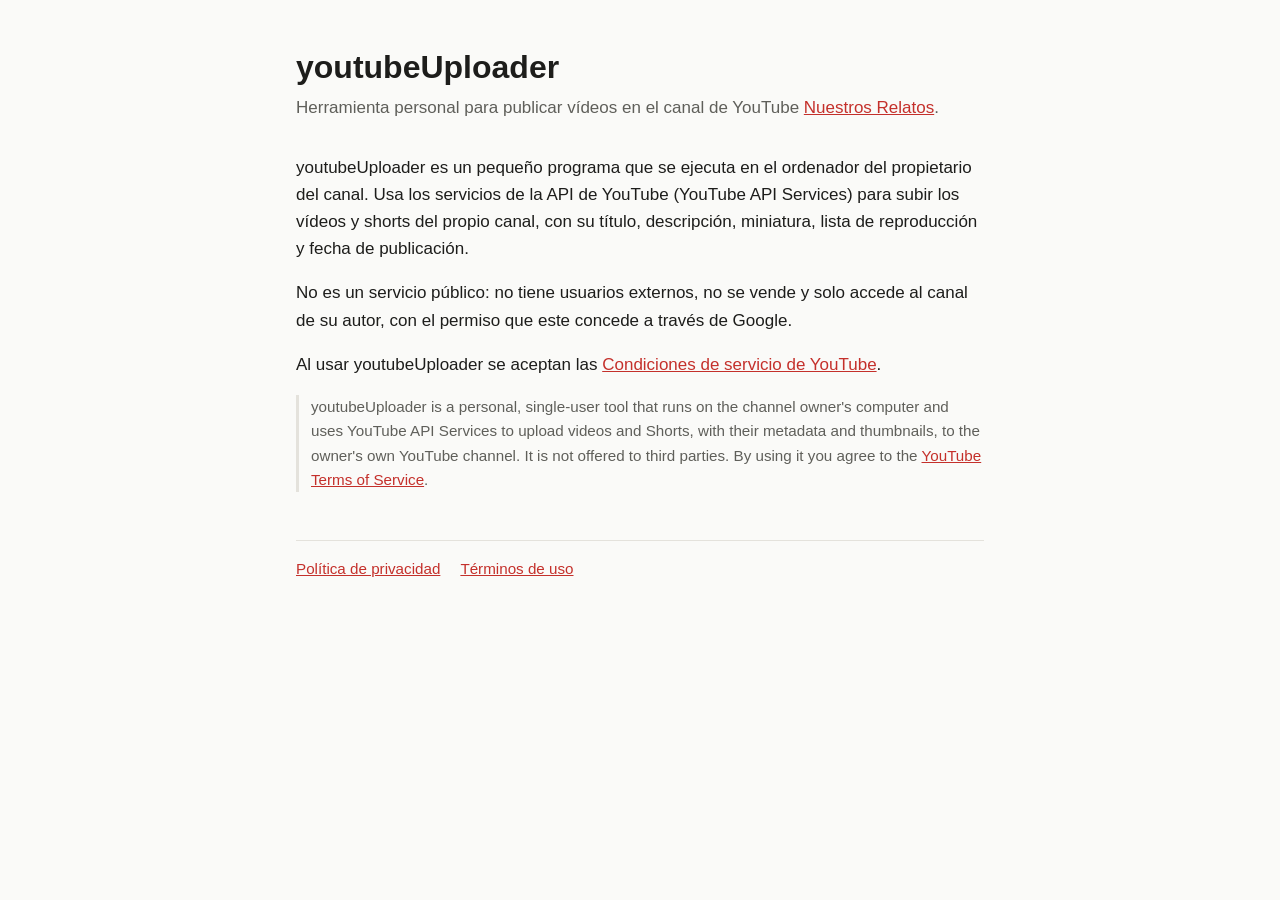
<file: docs/index.html>
<!doctype html>
<html lang="es">
<head>
<meta charset="utf-8">
<meta name="viewport" content="width=device-width,initial-scale=1">
<title>youtubeUploader</title>
<link rel="stylesheet" href="estilo.css">
</head>
<body>
<main>
<h1>youtubeUploader</h1>
<p class="sub">Herramienta personal para publicar vídeos en el canal de YouTube <a href="https://www.youtube.com/@nuestros.relatos">Nuestros Relatos</a>.</p>

<p>youtubeUploader es un pequeño programa que se ejecuta en el ordenador del propietario del canal. Usa los servicios de la API de YouTube (YouTube API Services) para subir los vídeos y shorts del propio canal, con su título, descripción, miniatura, lista de reproducción y fecha de publicación.</p>
<p>No es un servicio público: no tiene usuarios externos, no se vende y solo accede al canal de su autor, con el permiso que este concede a través de Google.</p>
<p>Al usar youtubeUploader se aceptan las <a href="https://www.youtube.com/t/terms">Condiciones de servicio de YouTube</a>.</p>

<p class="en">youtubeUploader is a personal, single-user tool that runs on the channel owner's computer and uses YouTube API Services to upload videos and Shorts, with their metadata and thumbnails, to the owner's own YouTube channel. It is not offered to third parties. By using it you agree to the <a href="https://www.youtube.com/t/terms">YouTube Terms of Service</a>.</p>

<nav><a href="privacidad.html">Política de privacidad</a><a href="terminos.html">Términos de uso</a></nav>
</main>
</body>
</html>
</file>
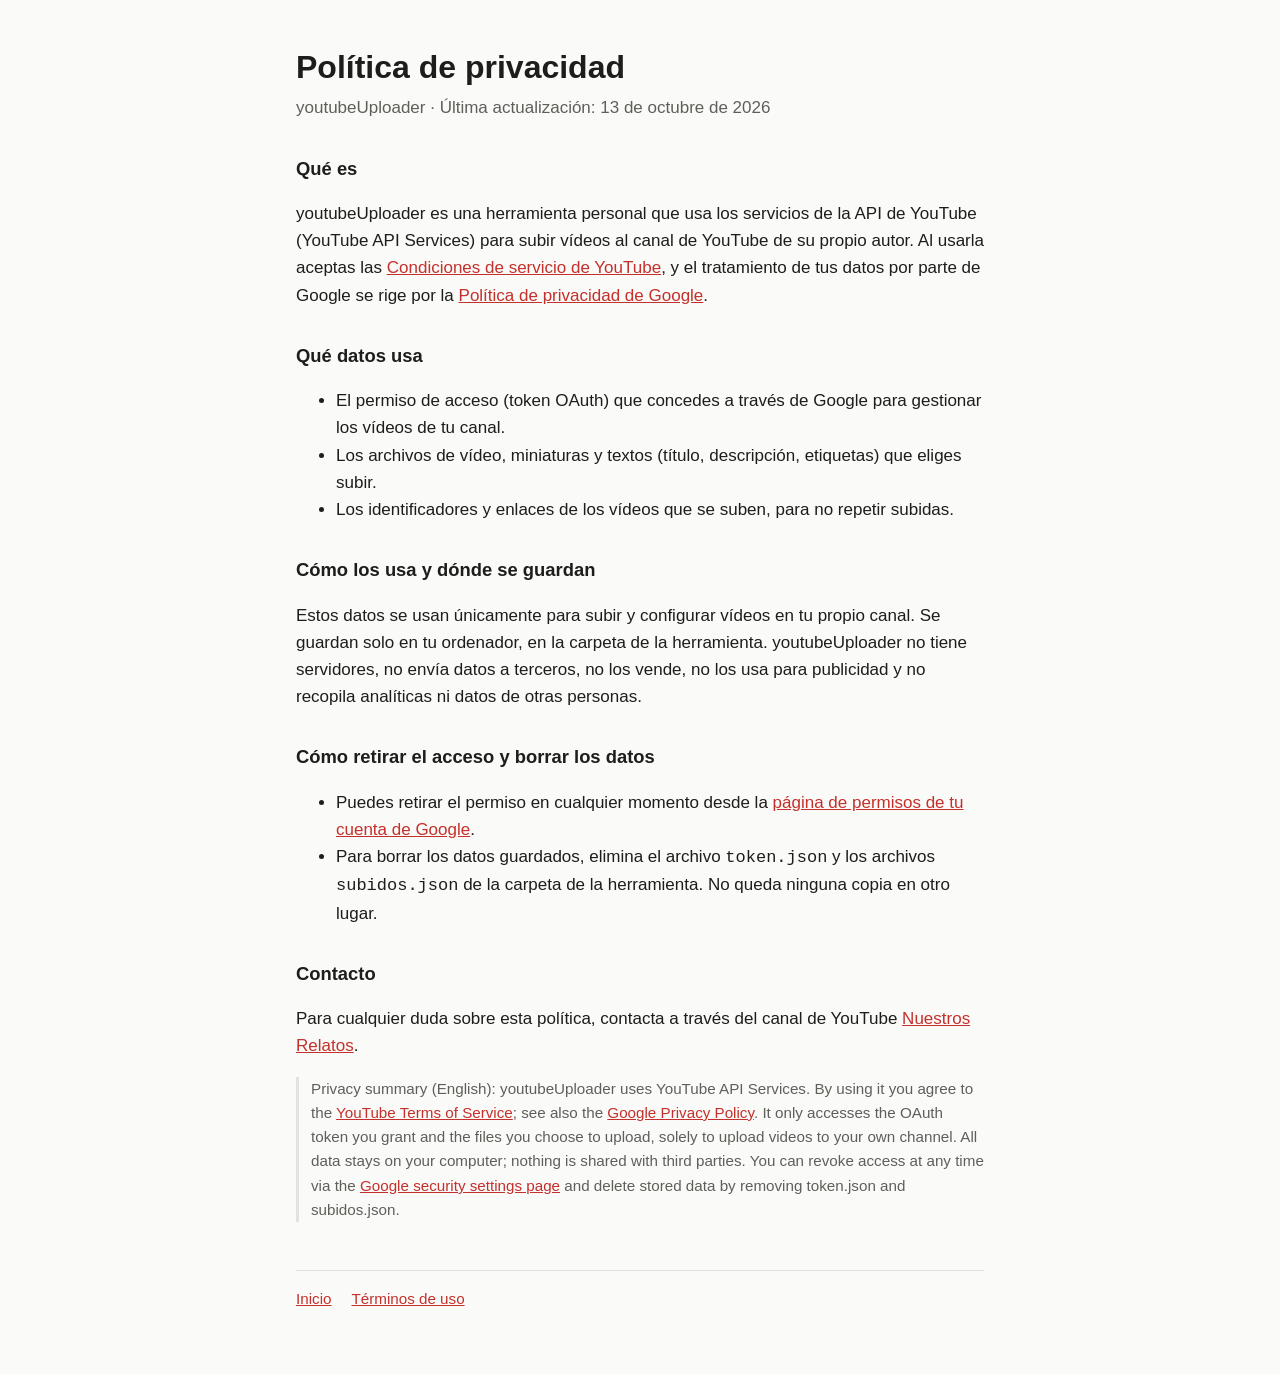
<file: docs/privacidad.html>
<!doctype html>
<html lang="es">
<head>
<meta charset="utf-8">
<meta name="viewport" content="width=device-width,initial-scale=1">
<title>Política de privacidad · youtubeUploader</title>
<link rel="stylesheet" href="estilo.css">
</head>
<body>
<main>
<h1>Política de privacidad</h1>
<p class="sub">youtubeUploader · Última actualización: 13 de octubre de 2026</p>

<h2>Qué es</h2>
<p>youtubeUploader es una herramienta personal que usa los servicios de la API de YouTube (YouTube API Services) para subir vídeos al canal de YouTube de su propio autor. Al usarla aceptas las <a href="https://www.youtube.com/t/terms">Condiciones de servicio de YouTube</a>, y el tratamiento de tus datos por parte de Google se rige por la <a href="https://policies.google.com/privacy">Política de privacidad de Google</a>.</p>

<h2>Qué datos usa</h2>
<ul>
<li>El permiso de acceso (token OAuth) que concedes a través de Google para gestionar los vídeos de tu canal.</li>
<li>Los archivos de vídeo, miniaturas y textos (título, descripción, etiquetas) que eliges subir.</li>
<li>Los identificadores y enlaces de los vídeos que se suben, para no repetir subidas.</li>
</ul>

<h2>Cómo los usa y dónde se guardan</h2>
<p>Estos datos se usan únicamente para subir y configurar vídeos en tu propio canal. Se guardan solo en tu ordenador, en la carpeta de la herramienta. youtubeUploader no tiene servidores, no envía datos a terceros, no los vende, no los usa para publicidad y no recopila analíticas ni datos de otras personas.</p>

<h2>Cómo retirar el acceso y borrar los datos</h2>
<ul>
<li>Puedes retirar el permiso en cualquier momento desde la <a href="https://security.google.com/settings/security/permissions">página de permisos de tu cuenta de Google</a>.</li>
<li>Para borrar los datos guardados, elimina el archivo <code>token.json</code> y los archivos <code>subidos.json</code> de la carpeta de la herramienta. No queda ninguna copia en otro lugar.</li>
</ul>

<h2>Contacto</h2>
<p>Para cualquier duda sobre esta política, contacta a través del canal de YouTube <a href="https://www.youtube.com/@nuestros.relatos">Nuestros Relatos</a>.</p>

<p class="en">Privacy summary (English): youtubeUploader uses YouTube API Services. By using it you agree to the <a href="https://www.youtube.com/t/terms">YouTube Terms of Service</a>; see also the <a href="https://policies.google.com/privacy">Google Privacy Policy</a>. It only accesses the OAuth token you grant and the files you choose to upload, solely to upload videos to your own channel. All data stays on your computer; nothing is shared with third parties. You can revoke access at any time via the <a href="https://security.google.com/settings/security/permissions">Google security settings page</a> and delete stored data by removing token.json and subidos.json.</p>

<nav><a href="index.html">Inicio</a><a href="terminos.html">Términos de uso</a></nav>
</main>
</body>
</html>
</file>
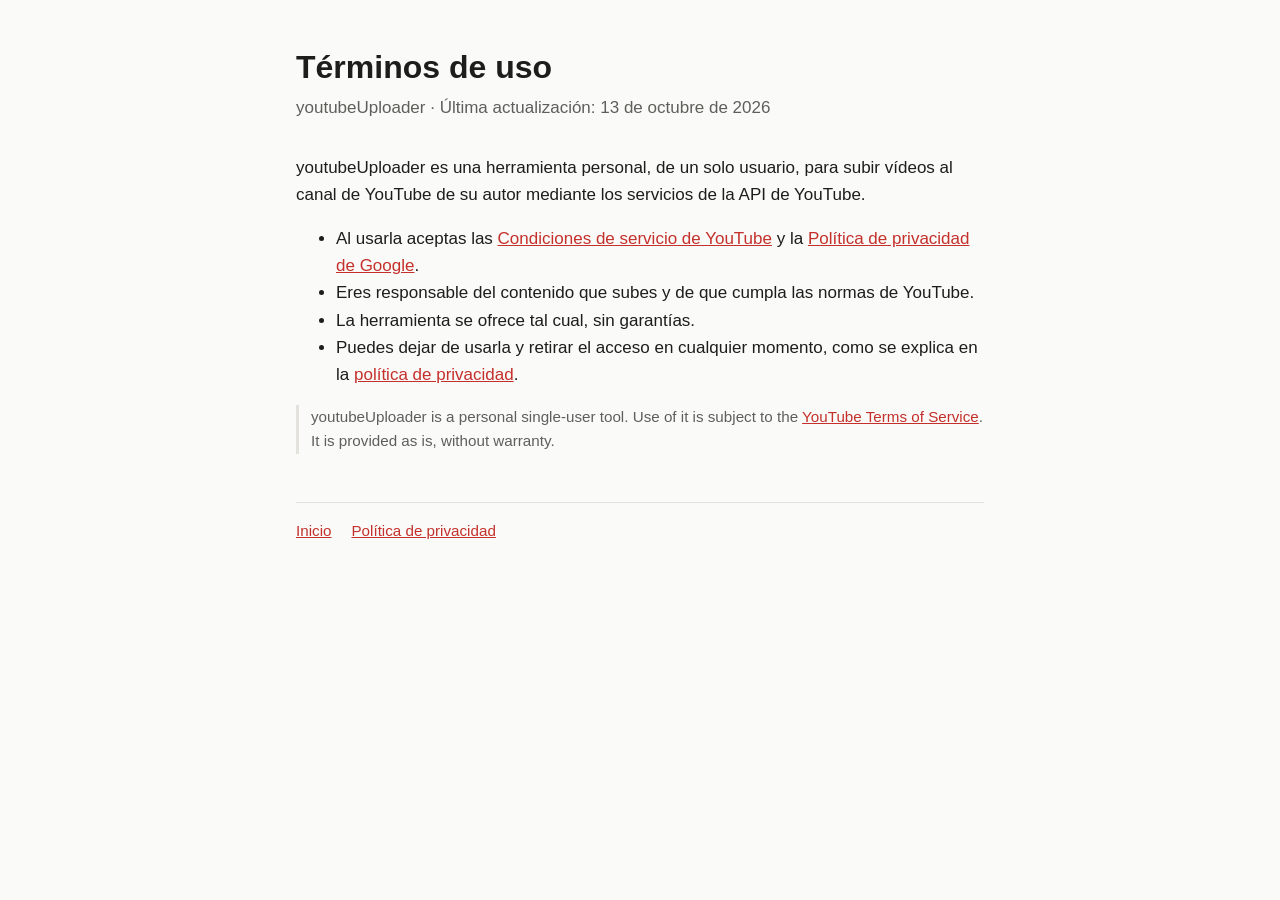
<file: docs/terminos.html>
<!doctype html>
<html lang="es">
<head>
<meta charset="utf-8">
<meta name="viewport" content="width=device-width,initial-scale=1">
<title>Términos de uso · youtubeUploader</title>
<link rel="stylesheet" href="estilo.css">
</head>
<body>
<main>
<h1>Términos de uso</h1>
<p class="sub">youtubeUploader · Última actualización: 13 de octubre de 2026</p>

<p>youtubeUploader es una herramienta personal, de un solo usuario, para subir vídeos al canal de YouTube de su autor mediante los servicios de la API de YouTube.</p>
<ul>
<li>Al usarla aceptas las <a href="https://www.youtube.com/t/terms">Condiciones de servicio de YouTube</a> y la <a href="https://policies.google.com/privacy">Política de privacidad de Google</a>.</li>
<li>Eres responsable del contenido que subes y de que cumpla las normas de YouTube.</li>
<li>La herramienta se ofrece tal cual, sin garantías.</li>
<li>Puedes dejar de usarla y retirar el acceso en cualquier momento, como se explica en la <a href="privacidad.html">política de privacidad</a>.</li>
</ul>

<p class="en">youtubeUploader is a personal single-user tool. Use of it is subject to the <a href="https://www.youtube.com/t/terms">YouTube Terms of Service</a>. It is provided as is, without warranty.</p>

<nav><a href="index.html">Inicio</a><a href="privacidad.html">Política de privacidad</a></nav>
</main>
</body>
</html>
</file>
<file: docs/estilo.css>
:root{--bg:#fafaf8;--fg:#1d1d1b;--muted:#5f5f5a;--accent:#c4302b;--line:#e4e2dc}
@media (prefers-color-scheme:dark){:root{--bg:#161615;--fg:#ecebe6;--muted:#a3a29b;--accent:#ff5a4f;--line:#2e2d2a}}
*{box-sizing:border-box}
body{margin:0;background:var(--bg);color:var(--fg);font:17px/1.6 -apple-system,BlinkMacSystemFont,"Segoe UI",Roboto,sans-serif}
main{max-width:720px;margin:0 auto;padding:48px 16px 64px}
h1{font-size:2rem;line-height:1.2;margin:0 0 8px}
h2{font-size:1.15rem;margin:32px 0 8px}
p,li{color:var(--fg)}
.sub{color:var(--muted);margin:0 0 32px}
a{color:var(--accent)}
nav{display:flex;gap:20px;border-top:1px solid var(--line);margin-top:48px;padding-top:16px;font-size:.95rem}
.en{color:var(--muted);font-size:.95rem;border-left:3px solid var(--line);padding-left:12px}
</file>
